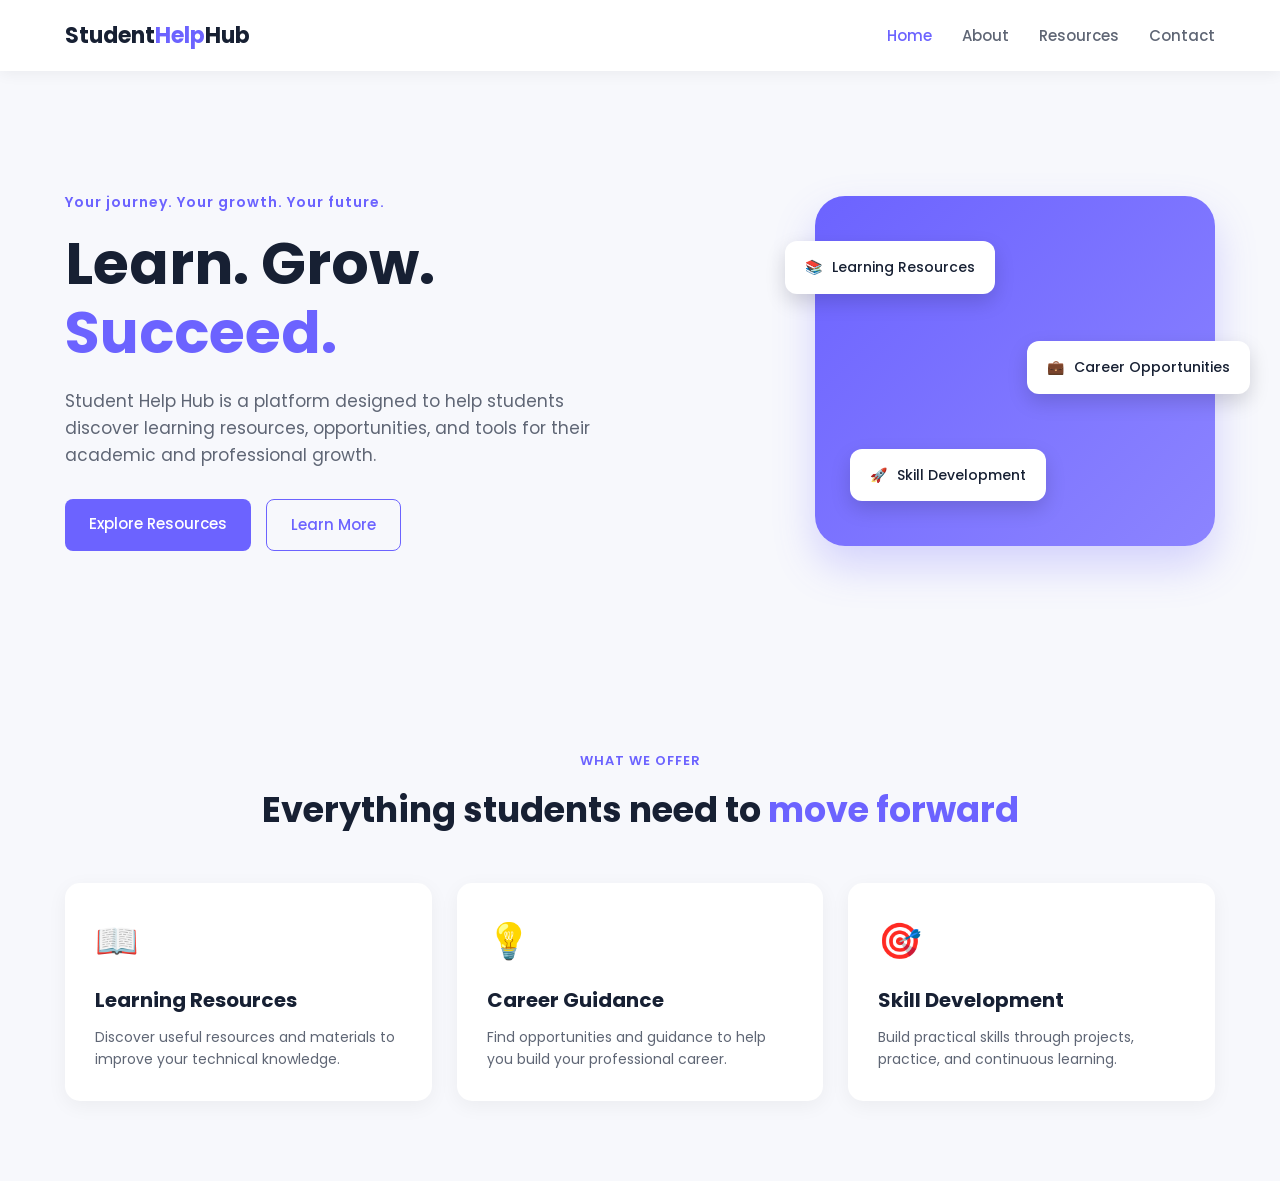
<file: index.html>
<!DOCTYPE html>
<html lang="en">

<head>

    <meta charset="UTF-8">

    <meta name="viewport" content="width=device-width, initial-scale=1.0">

    <title>Student Help Hub</title>

    <link rel="preconnect" href="https://fonts.googleapis.com">

    <link rel="preconnect" href="https://fonts.gstatic.com" crossorigin>

    <link href="https://fonts.googleapis.com/css2?family=Poppins:wght@300;400;500;600;700&display=swap"
        rel="stylesheet">

    <link rel="stylesheet" href="style.css">

</head>

<body>

    <header>

        <nav class="navbar">

            <div class="logo">
                Student<span>Help</span>Hub
            </div>

            <button class="menu-btn" id="menuBtn">
                ☰
            </button>

            <ul class="nav-links" id="navLinks">

                <li>
                    <a href="index.html" class="active">
                        Home
                    </a>
                </li>

                <li>
                    <a href="about.html">
                        About
                    </a>
                </li>

                <li>
                    <a href="services.html">
                        Resources
                    </a>
                </li>

                <li>
                    <a href="contact.html">
                        Contact
                    </a>
                </li>

            </ul>

        </nav>

    </header>

    <main>

        <section class="hero">

            <div class="hero-content">

                <p class="hero-tag">
                    Your journey. Your growth. Your future.
                </p>

                <h1>
                    Learn. Grow.
                    <span>Succeed.</span>
                </h1>

                <p>
                    Student Help Hub is a platform designed to help students
                    discover learning resources, opportunities, and tools
                    for their academic and professional growth.
                </p>

                <div class="hero-buttons">

                    <a href="services.html" class="primary-btn">
                        Explore Resources
                    </a>

                    <a href="about.html" class="secondary-btn">
                        Learn More
                    </a>

                </div>

            </div>

            <div class="hero-card">

                <div class="floating-card card-one">
                    📚
                    <span>Learning Resources</span>
                </div>

                <div class="floating-card card-two">
                    💼
                    <span>Career Opportunities</span>
                </div>

                <div class="floating-card card-three">
                    🚀
                    <span>Skill Development</span>
                </div>

            </div>

        </section>

        <section class="features-section">

            <div class="section-heading">

                <p>WHAT WE OFFER</p>

                <h2>
                    Everything students need to
                    <span>move forward</span>
                </h2>

            </div>

            <div class="feature-grid">

                <div class="feature-card">

                    <div class="feature-icon">
                        📖
                    </div>

                    <h3>
                        Learning Resources
                    </h3>

                    <p>
                        Discover useful resources and materials
                        to improve your technical knowledge.
                    </p>

                </div>

                <div class="feature-card">

                    <div class="feature-icon">
                        💡
                    </div>

                    <h3>
                        Career Guidance
                    </h3>

                    <p>
                        Find opportunities and guidance to help
                        you build your professional career.
                    </p>

                </div>

                <div class="feature-card">

                    <div class="feature-icon">
                        🎯
                    </div>

                    <h3>
                        Skill Development
                    </h3>

                    <p>
                        Build practical skills through projects,
                        practice, and continuous learning.
                    </p>

                </div>

            </div>

        </section>

    </main>


    <script src="script.js"></script>

</body>
</html>
</file>
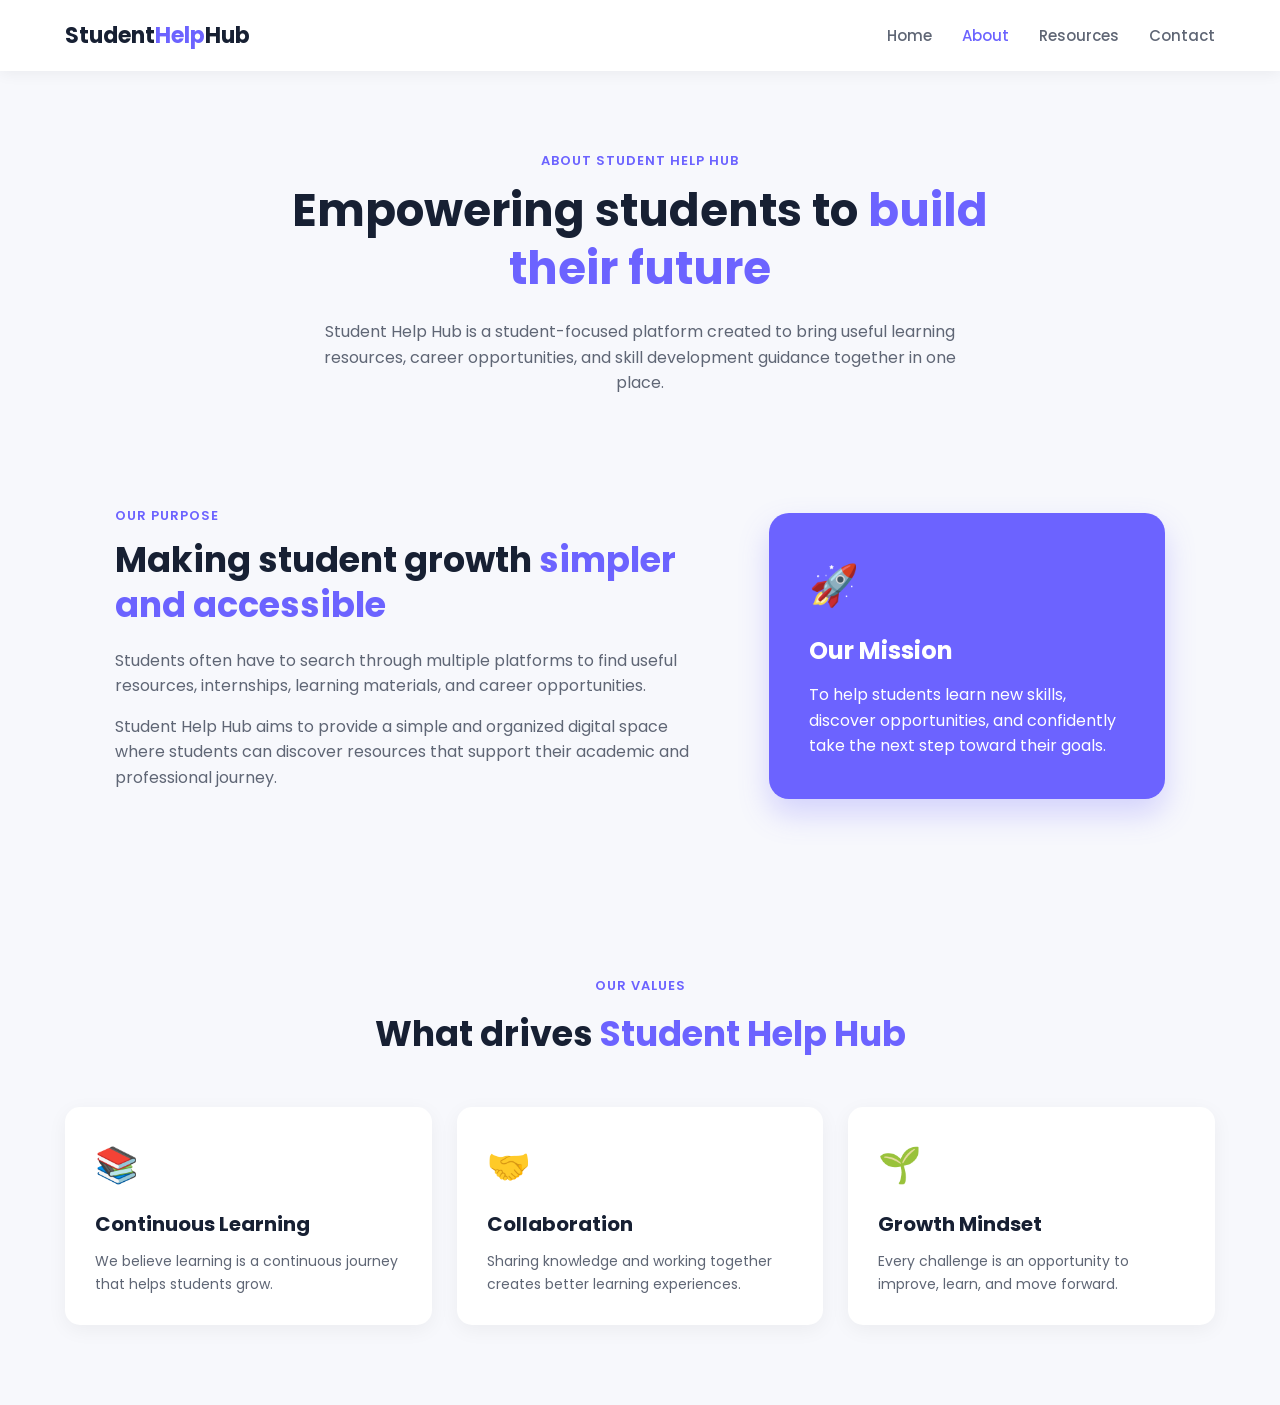
<file: about.html>
<!DOCTYPE html>
<html lang="en">

<head>
    <meta charset="UTF-8">

    <meta name="viewport" content="width=device-width, initial-scale=1.0">

    <title>About | Student Help Hub</title>

    <link rel="preconnect" href="https://fonts.googleapis.com">

    <link rel="preconnect" href="https://fonts.gstatic.com" crossorigin>

    <link href="https://fonts.googleapis.com/css2?family=Poppins:wght@300;400;500;600;700&display=swap"
        rel="stylesheet">

    <link rel="stylesheet" href="style.css">

</head>

<body>

    <header>

        <nav class="navbar">

            <div class="logo">
                Student<span>Help</span>Hub
            </div>

            <button class="menu-btn" id="menuBtn">
                ☰
            </button>

            <ul class="nav-links" id="navLinks">

                <li>
                    <a href="index.html">
                        Home
                    </a>
                </li>

                <li>
                    <a href="about.html" class="active">
                        About
                    </a>
                </li>

                <li>
                    <a href="services.html">
                        Resources
                    </a>
                </li>

                <li>
                    <a href="contact.html">
                        Contact
                    </a>
                </li>

            </ul>

        </nav>

    </header>

    <main>

        <section class="page-hero">

            <p>
                ABOUT STUDENT HELP HUB
            </p>

            <h1>
                Empowering students to
                <span>build their future</span>
            </h1>

            <p class="page-description">

                Student Help Hub is a student-focused platform created
                to bring useful learning resources, career opportunities,
                and skill development guidance together in one place.

            </p>

        </section>

        <section class="about-section">

            <div class="about-content">

                <p class="section-label">
                    OUR PURPOSE
                </p>

                <h2>
                    Making student growth
                    <span>simpler and accessible</span>
                </h2>

                <p>

                    Students often have to search through multiple platforms
                    to find useful resources, internships, learning materials,
                    and career opportunities.

                </p>

                <p>

                    Student Help Hub aims to provide a simple and organized
                    digital space where students can discover resources that
                    support their academic and professional journey.

                </p>

            </div>

            <div class="mission-card">

                <div class="mission-icon">
                    🚀
                </div>

                <h3>
                    Our Mission
                </h3>

                <p>

                    To help students learn new skills, discover opportunities,
                    and confidently take the next step toward their goals.

                </p>

            </div>

        </section>

        <section class="values-section">

            <div class="section-heading">

                <p>
                    OUR VALUES
                </p>

                <h2>
                    What drives
                    <span>Student Help Hub</span>
                </h2>

            </div>

            <div class="values-grid">

                <div class="value-card">

                    <div class="value-icon">
                        📚
                    </div>

                    <h3>
                        Continuous Learning
                    </h3>

                    <p>
                        We believe learning is a continuous journey
                        that helps students grow.
                    </p>

                </div>

                <div class="value-card">

                    <div class="value-icon">
                        🤝
                    </div>

                    <h3>
                        Collaboration
                    </h3>

                    <p>
                        Sharing knowledge and working together creates
                        better learning experiences.
                    </p>

                </div>

                <div class="value-card">

                    <div class="value-icon">
                        🌱
                    </div>

                    <h3>
                        Growth Mindset
                    </h3>

                    <p>
                        Every challenge is an opportunity to improve,
                        learn, and move forward.
                    </p>

                </div>

            </div>

        </section>

    </main>

    <script src="script.js"></script>

</body>

</html>
</file>
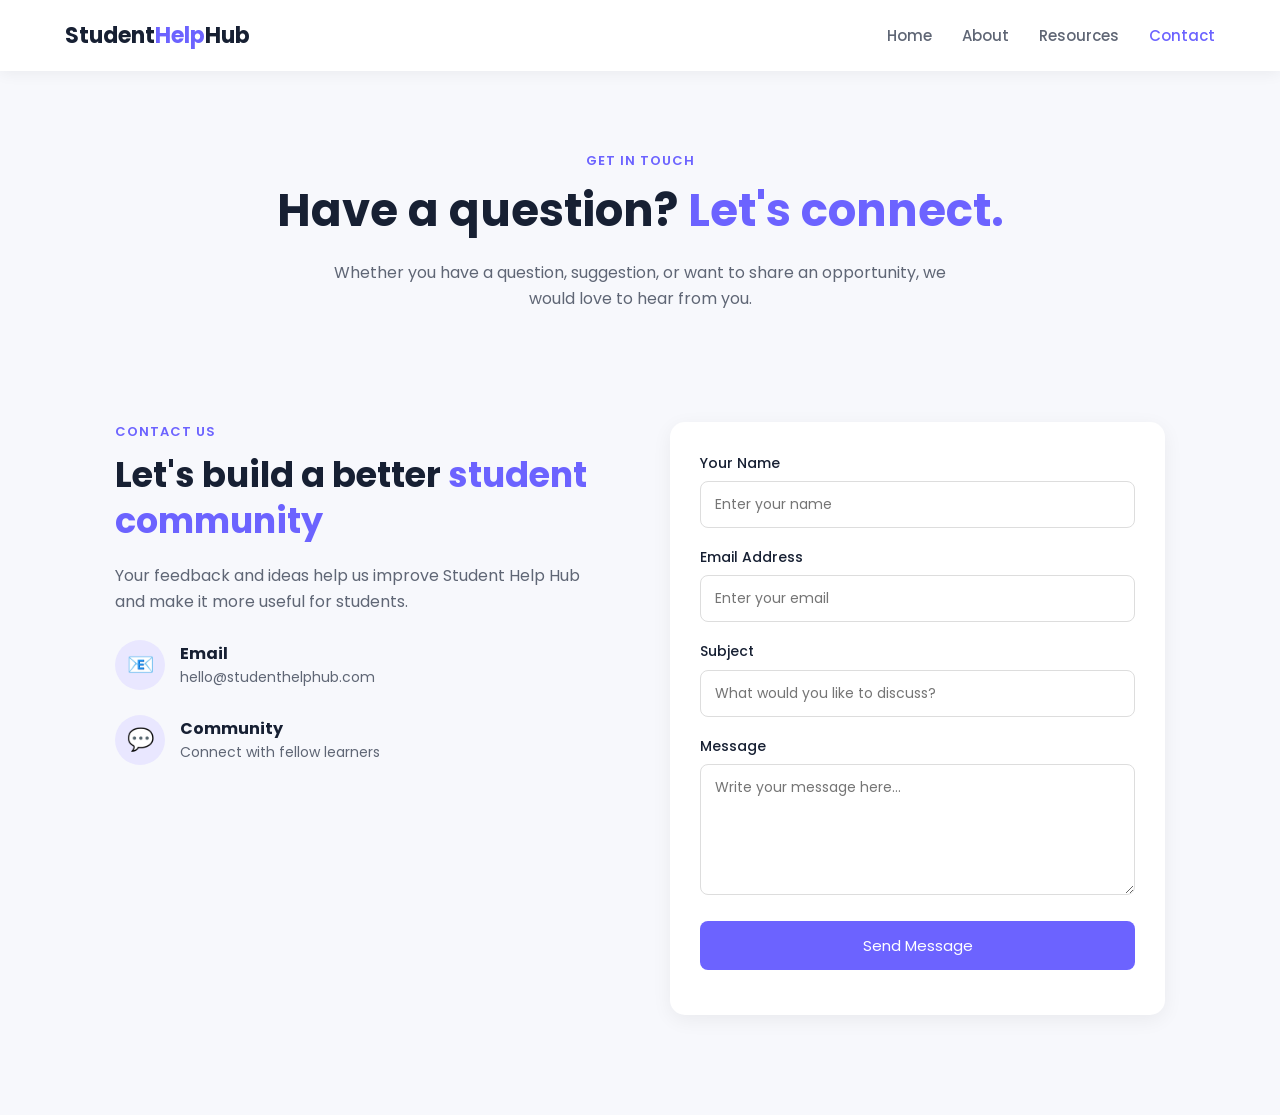
<file: contact.html>
<!DOCTYPE html>
<html lang="en">

<head>
    
    <meta charset="UTF-8">

    <meta name="viewport" content="width=device-width, initial-scale=1.0">

    <title>Contact | Student Help Hub</title>

    <link rel="preconnect" href="https://fonts.googleapis.com">

    <link rel="preconnect" href="https://fonts.gstatic.com" crossorigin>

    <link href="https://fonts.googleapis.com/css2?family=Poppins:wght@300;400;500;600;700&display=swap"
        rel="stylesheet">

    <link rel="stylesheet" href="style.css">

</head>

<body>

    <header>

        <nav class="navbar">

            <div class="logo">
                Student<span>Help</span>Hub
            </div>

            <button class="menu-btn" id="menuBtn">
                ☰
            </button>

            <ul class="nav-links" id="navLinks">

                <li>
                    <a href="index.html">
                        Home
                    </a>
                </li>

                <li>
                    <a href="about.html">
                        About
                    </a>
                </li>

                <li>
                    <a href="services.html">
                        Resources
                    </a>
                </li>

                <li>
                    <a href="contact.html" class="active">
                        Contact
                    </a>
                </li>

            </ul>

        </nav>

    </header>

    <main>

        <section class="page-hero">

            <p>
                GET IN TOUCH
            </p>

            <h1>
                Have a question?
                <span>Let's connect.</span>
            </h1>

            <p class="page-description">

                Whether you have a question, suggestion, or want to
                share an opportunity, we would love to hear from you.

            </p>

        </section>

        <section class="contact-section">

            <div class="contact-info">

                <p class="section-label">
                    CONTACT US
                </p>

                <h2>
                    Let's build a better
                    <span>student community</span>
                </h2>

                <p>

                    Your feedback and ideas help us improve Student Help Hub
                    and make it more useful for students.

                </p>

                <div class="contact-detail">

                    <div class="contact-icon">
                        📧
                    </div>

                    <div>

                        <h3>
                            Email
                        </h3>

                        <p>
                            hello@studenthelphub.com
                        </p>

                    </div>

                </div>

                <div class="contact-detail">

                    <div class="contact-icon">
                        💬
                    </div>

                    <div>

                        <h3>
                            Community
                        </h3>

                        <p>
                            Connect with fellow learners
                        </p>

                    </div>

                </div>

            </div>

            <div class="contact-form-container">

                <form id="contactForm">

                    <div class="form-group">

                        <label for="name">
                            Your Name
                        </label>

                        <input
                            type="text"
                            id="name"
                            placeholder="Enter your name"
                            required>

                    </div>

                    <div class="form-group">

                        <label for="email">
                            Email Address
                        </label>

                        <input
                            type="email"
                            id="email"
                            placeholder="Enter your email"
                            required>

                    </div>

                    <div class="form-group">

                        <label for="subject">
                            Subject
                        </label>

                        <input
                            type="text"
                            id="subject"
                            placeholder="What would you like to discuss?"
                            required>

                    </div>

                    <div class="form-group">

                        <label for="message">
                            Message
                        </label>

                        <textarea
                            id="message"
                            rows="5"
                            placeholder="Write your message here..."
                            required></textarea>

                    </div>

                    <button
                        type="submit"
                        class="submit-btn">

                        Send Message

                    </button>

                    <p id="formMessage"></p>

                </form>

            </div>

        </section>

    </main>


    <script src="script.js"></script>

</body>

</html>
</file>
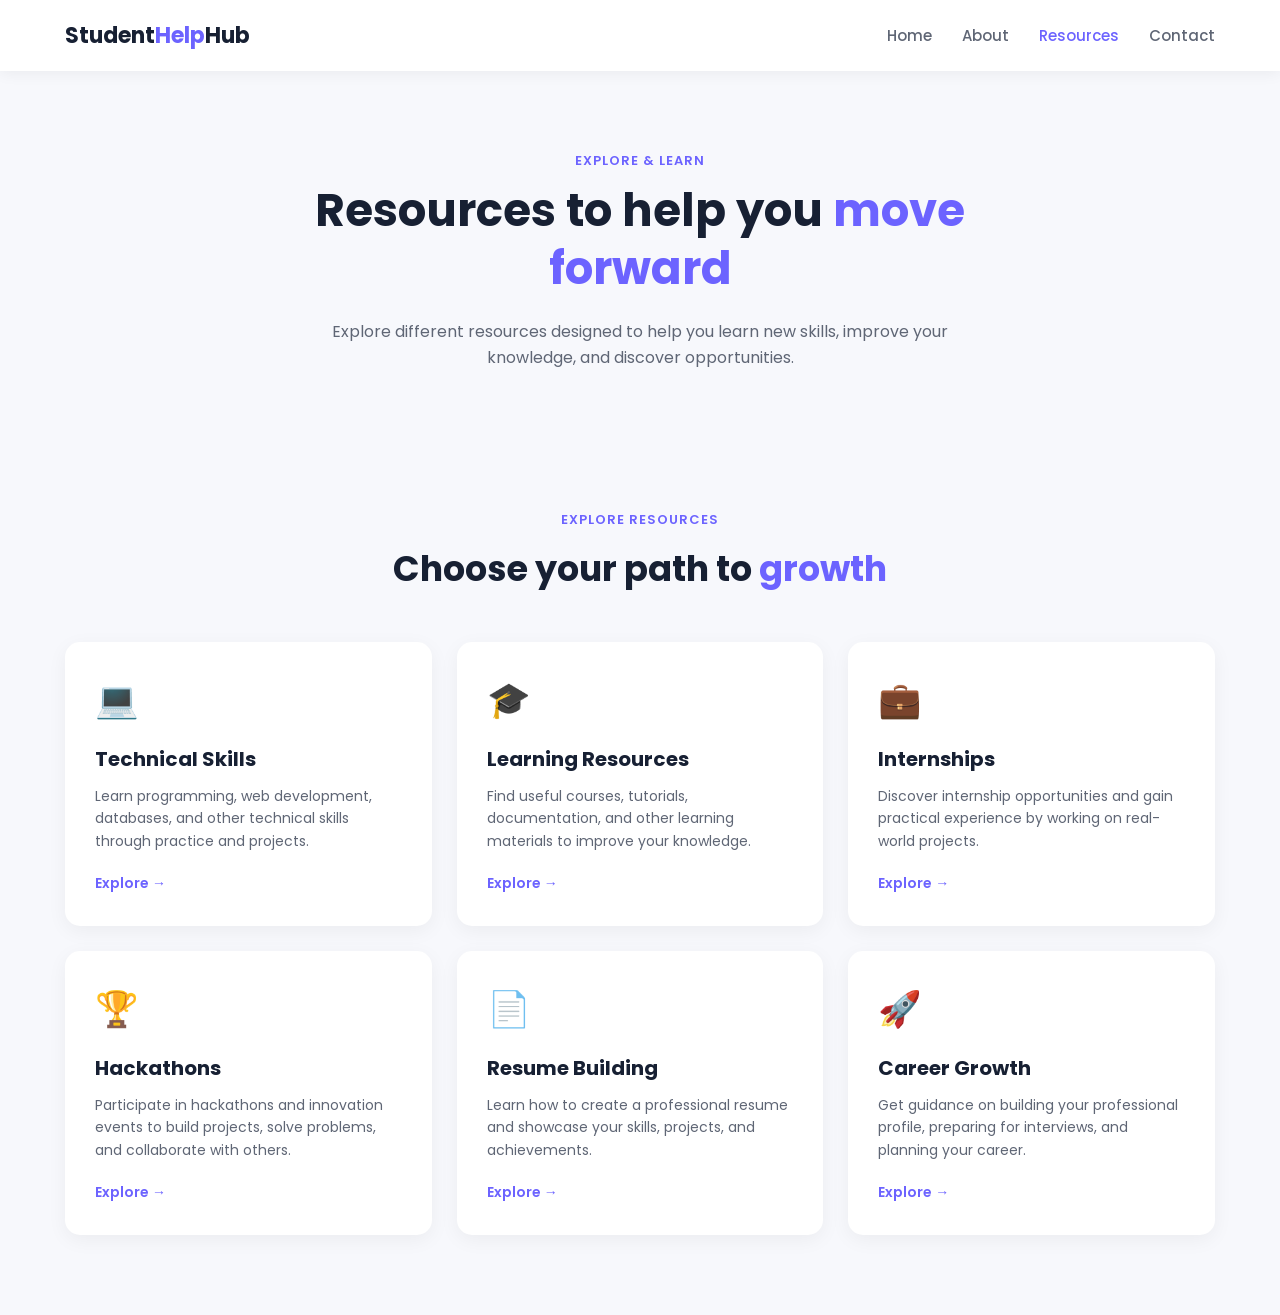
<file: services.html>
<!DOCTYPE html>
<html lang="en">

<head>

    <meta charset="UTF-8">

    <meta name="viewport" content="width=device-width, initial-scale=1.0">

    <title>Resources | Student Help Hub</title>

    <link rel="preconnect" href="https://fonts.googleapis.com">

    
    <link rel="preconnect" href="https://fonts.gstatic.com" crossorigin>

    <link href="https://fonts.googleapis.com/css2?family=Poppins:wght@300;400;500;600;700&display=swap"
        rel="stylesheet">

    <link rel="stylesheet" href="style.css">

</head>

<body>

    <header>

        <nav class="navbar">

            <div class="logo">
                Student<span>Help</span>Hub
            </div>

            <button class="menu-btn" id="menuBtn">
                ☰
            </button>

            <ul class="nav-links" id="navLinks">

                <li>
                    <a href="index.html">
                        Home
                    </a>
                </li>

                <li>
                    <a href="about.html">
                        About
                    </a>
                </li>

                <li>
                    <a href="services.html" class="active">
                        Resources
                    </a>
                </li>

                <li>
                    <a href="contact.html">
                        Contact
                    </a>
                </li>

            </ul>

        </nav>

    </header>

    <main>

        <section class="page-hero">

            <p>
                EXPLORE & LEARN
            </p>

            <h1>
                Resources to help you
                <span>move forward</span>
            </h1>

            <p class="page-description">

                Explore different resources designed to help you
                learn new skills, improve your knowledge, and discover
                opportunities.

            </p>

        </section>

        <section class="resources-section">

            <div class="section-heading">

                <p>
                    EXPLORE RESOURCES
                </p>

                <h2>
                    Choose your path to
                    <span>growth</span>
                </h2>

            </div>

            <div class="resources-grid">

                <div class="resource-card">

                    <div class="resource-icon">
                        💻
                    </div>

                    <h3>
                        Technical Skills
                    </h3>

                    <p>

                        Learn programming, web development, databases,
                        and other technical skills through practice
                        and projects.

                    </p>

                    <a href="#" class="resource-link">
                        Explore →
                    </a>

                </div>

                <div class="resource-card">

                    <div class="resource-icon">
                        🎓
                    </div>

                    <h3>
                        Learning Resources
                    </h3>

                    <p>

                        Find useful courses, tutorials, documentation,
                        and other learning materials to improve your
                        knowledge.

                    </p>

                    <a href="#" class="resource-link">
                        Explore →
                    </a>

                </div>

                <div class="resource-card">

                    <div class="resource-icon">
                        💼
                    </div>

                    <h3>
                        Internships
                    </h3>

                    <p>

                        Discover internship opportunities and gain
                        practical experience by working on real-world
                        projects.

                    </p>

                    <a href="#" class="resource-link">
                        Explore →
                    </a>

                </div>

                <div class="resource-card">

                    <div class="resource-icon">
                        🏆
                    </div>

                    <h3>
                        Hackathons
                    </h3>

                    <p>

                        Participate in hackathons and innovation events
                        to build projects, solve problems, and collaborate
                        with others.

                    </p>

                    <a href="#" class="resource-link">
                        Explore →
                    </a>

                </div>

                <div class="resource-card">

                    <div class="resource-icon">
                        📄
                    </div>

                    <h3>
                        Resume Building
                    </h3>

                    <p>

                        Learn how to create a professional resume and
                        showcase your skills, projects, and achievements.

                    </p>

                    <a href="#" class="resource-link">
                        Explore →
                    </a>

                </div>

                <div class="resource-card">

                    <div class="resource-icon">
                        🚀
                    </div>

                    <h3>
                        Career Growth
                    </h3>

                    <p>

                        Get guidance on building your professional profile,
                        preparing for interviews, and planning your career.

                    </p>

                    <a href="#" class="resource-link">
                        Explore →
                    </a>

                </div>

            </div>

        </section>

    </main>

    <script src="script.js"></script>

</body>

</html>
</file>
<file: style.css>
* {
    margin: 0;
    padding: 0;
    box-sizing: border-box;
    font-family: "Poppins", sans-serif;
}

:root {
    --primary: #6c63ff;
    --secondary: #00bfa6;
    --dark: #172033;
    --text: #5f6675;
    --light-bg: #f7f8fc;
    --white: #ffffff;
}

body {
    background: var(--light-bg);
    color: var(--dark);
    line-height: 1.6;
}

/* ---------------- NAVBAR ---------------- */

header {
    background: var(--white);
    box-shadow: 0 2px 15px rgba(0, 0, 0, 0.06);
    position: sticky;
    top: 0;
    z-index: 1000;
}

.navbar {
    max-width: 1200px;
    margin: auto;
    padding: 18px 25px;

    display: flex;
    justify-content: space-between;
    align-items: center;
}

.logo {
    font-size: 22px;
    font-weight: 700;
    color: var(--dark);
}

.logo span {
    color: var(--primary);
}

.nav-links {
    display: flex;
    gap: 30px;
    list-style: none;
}

.nav-links a {
    text-decoration: none;
    color: var(--text);
    font-size: 15px;
    font-weight: 500;
    transition: 0.3s;
}

.nav-links a:hover,
.nav-links a.active {
    color: var(--primary);
}

.menu-btn {
    display: none;

    border: none;
    background: transparent;

    font-size: 25px;
    cursor: pointer;
}

/* ---------------- HERO SECTION ---------------- */

.hero {
    max-width: 1200px;
    min-height: 600px;

    margin: auto;
    padding: 80px 25px;

    display: flex;
    align-items: center;
    justify-content: space-between;
    gap: 50px;
}

.hero-content {
    max-width: 600px;
}

.hero-tag {
    color: var(--primary);
    font-size: 14px;
    font-weight: 600;
    letter-spacing: 1px;
    margin-bottom: 15px;
}

.hero h1 {
    font-size: 58px;
    line-height: 1.2;
    margin-bottom: 20px;
}

.hero h1 span,
.page-hero h1 span,
.section-heading span,
.about-content h2 span,
.contact-info h2 span {
    color: var(--primary);
}

.hero-content > p:not(.hero-tag) {
    color: var(--text);
    font-size: 17px;
    max-width: 550px;
}

.hero-buttons {
    display: flex;
    gap: 15px;
    margin-top: 30px;
}

.primary-btn,
.secondary-btn {
    padding: 13px 24px;
    border-radius: 8px;
    text-decoration: none;
    font-size: 15px;
    font-weight: 500;
    transition: 0.3s;
}

.primary-btn {
    background: var(--primary);
    color: white;
}

.primary-btn:hover {
    transform: translateY(-3px);
}

.secondary-btn {
    border: 1px solid var(--primary);
    color: var(--primary);
}

.secondary-btn:hover {
    background: var(--primary);
    color: white;
}

/* ---------------- HERO VISUAL ---------------- */

.hero-card {
    width: 400px;
    height: 350px;

    background: linear-gradient(135deg, #6c63ff, #8c84ff);

    border-radius: 30px;

    position: relative;

    box-shadow: 0 20px 40px rgba(108, 99, 255, 0.25);
}

.floating-card {
    position: absolute;

    background: white;

    padding: 15px 20px;

    border-radius: 12px;

    box-shadow: 0 8px 20px rgba(0, 0, 0, 0.15);

    display: flex;
    align-items: center;
    gap: 10px;

    font-size: 14px;
    font-weight: 500;
}

.card-one {
    top: 45px;
    left: -30px;
}

.card-two {
    top: 145px;
    right: -35px;
}

.card-three {
    bottom: 45px;
    left: 35px;
}

/* ---------------- SECTION HEADINGS ---------------- */

.features-section,
.values-section,
.resources-section {
    max-width: 1200px;
    margin: auto;
    padding: 80px 25px;
}

.section-heading {
    text-align: center;
    margin-bottom: 45px;
}

.section-heading > p,
.section-label,
.page-hero > p:first-child {
    color: var(--primary);
    font-size: 13px;
    font-weight: 600;
    letter-spacing: 1px;
    margin-bottom: 10px;
}

.section-heading h2 {
    font-size: 35px;
}

/* ---------------- FEATURE CARDS ---------------- */

.feature-grid,
.values-grid {
    display: grid;
    grid-template-columns: repeat(3, 1fr);
    gap: 25px;
}

.feature-card,
.value-card,
.resource-card {
    background: white;
    padding: 30px;
    border-radius: 15px;

    box-shadow: 0 5px 20px rgba(0, 0, 0, 0.05);

    transition: 0.3s;
}

.feature-card:hover,
.value-card:hover,
.resource-card:hover {
    transform: translateY(-8px);
    box-shadow: 0 12px 25px rgba(0, 0, 0, 0.1);
}

.feature-icon,
.value-icon,
.resource-icon {
    font-size: 35px;
    margin-bottom: 15px;
}

.feature-card h3,
.value-card h3,
.resource-card h3 {
    margin-bottom: 10px;
    font-size: 20px;
}

.feature-card p,
.value-card p,
.resource-card p {
    color: var(--text);
    font-size: 14px;
}

/* ---------------- PAGE HERO ---------------- */

.page-hero {
    text-align: center;
    max-width: 800px;

    margin: auto;
    padding: 80px 25px 60px;
}

.page-hero h1 {
    font-size: 45px;
    line-height: 1.3;
    margin-bottom: 20px;
}

.page-description {
    color: var(--text);
    max-width: 650px;
    margin: auto;
}

/* ---------------- ABOUT SECTION ---------------- */

.about-section {
    max-width: 1100px;
    margin: auto;

    padding: 50px 25px 90px;

    display: grid;
    grid-template-columns: 1.2fr 0.8fr;

    gap: 60px;
    align-items: center;
}

.about-content h2,
.contact-info h2 {
    font-size: 35px;
    line-height: 1.3;
    margin-bottom: 20px;
}

.about-content > p:not(.section-label),
.contact-info > p:not(.section-label) {
    color: var(--text);
    margin-bottom: 15px;
}

.mission-card {
    background: var(--primary);
    color: white;

    padding: 40px;
    border-radius: 20px;

    box-shadow: 0 15px 30px rgba(108, 99, 255, 0.25);
}

.mission-icon {
    font-size: 40px;
    margin-bottom: 15px;
}

.mission-card h3 {
    font-size: 24px;
    margin-bottom: 12px;
}

/* ---------------- RESOURCES ---------------- */

.resources-grid {
    display: grid;
    grid-template-columns: repeat(3, 1fr);
    gap: 25px;
}

.resource-link {
    display: inline-block;
    margin-top: 20px;

    color: var(--primary);

    text-decoration: none;
    font-weight: 600;
    font-size: 14px;
}

/* ---------------- CONTACT ---------------- */

.contact-section {
    max-width: 1100px;
    margin: auto;

    padding: 50px 25px 100px;

    display: grid;
    grid-template-columns: 1fr 1fr;

    gap: 60px;
}

.contact-detail {
    display: flex;
    align-items: center;
    gap: 15px;

    margin-top: 25px;
}

.contact-icon {
    width: 50px;
    height: 50px;

    border-radius: 50%;

    background: #e9e7ff;

    display: flex;
    justify-content: center;
    align-items: center;

    font-size: 22px;
}

.contact-detail h3 {
    font-size: 16px;
}

.contact-detail p {
    color: var(--text);
    font-size: 14px;
}

.contact-form-container {
    background: white;

    padding: 30px;

    border-radius: 15px;

    box-shadow: 0 5px 20px rgba(0, 0, 0, 0.06);
}

.form-group {
    margin-bottom: 18px;
}

.form-group label {
    display: block;

    font-size: 14px;
    font-weight: 500;

    margin-bottom: 7px;
}

.form-group input,
.form-group textarea {
    width: 100%;

    padding: 12px 14px;

    border: 1px solid #ddd;

    border-radius: 8px;

    font-size: 14px;

    outline: none;

    resize: vertical;
}

.form-group input:focus,
.form-group textarea:focus {
    border-color: var(--primary);
}

.submit-btn {
    width: 100%;

    padding: 13px;

    border: none;

    border-radius: 8px;

    background: var(--primary);

    color: white;

    font-size: 15px;

    cursor: pointer;

    transition: 0.3s;
}

.submit-btn:hover {
    background: #574fd6;
}

#formMessage {
    text-align: center;
    margin-top: 15px;
    color: var(--secondary);
    font-size: 14px;
}

/* ---------------- FOOTER ---------------- */

footer {
    background: var(--dark);

    color: #c8ccd5;

    text-align: center;

    padding: 25px;

    font-size: 13px;
}

/* ---------------- RESPONSIVE DESIGN ---------------- */

@media (max-width: 800px) {

    .menu-btn {
        display: block;
    }

    .nav-links {
        display: none;

        position: absolute;

        top: 70px;
        left: 0;

        width: 100%;

        background: white;

        flex-direction: column;

        gap: 0;

        box-shadow: 0 5px 15px rgba(0, 0, 0, 0.1);
    }

    .nav-links.show {
        display: flex;
    }

    .nav-links li {
        text-align: center;
        padding: 15px;
    }

    .hero {
        flex-direction: column;
        text-align: center;
        padding-top: 60px;
    }

    .hero h1 {
        font-size: 42px;
    }

    .hero-buttons {
        justify-content: center;
    }

    .hero-card {
        width: 90%;
        max-width: 400px;
    }

    .feature-grid,
    .values-grid,
    .resources-grid {
        grid-template-columns: 1fr 1fr;
    }

    .about-section,
    .contact-section {
        grid-template-columns: 1fr;
    }

}

@media (max-width: 550px) {

    .hero h1 {
        font-size: 35px;
    }

    .hero-card {
        height: 280px;
    }

    .floating-card {
        font-size: 12px;
        padding: 10px;
    }

    .card-one {
        left: -10px;
    }

    .card-two {
        right: -10px;
    }

    .feature-grid,
    .values-grid,
    .resources-grid {
        grid-template-columns: 1fr;
    }

    .page-hero h1 {
        font-size: 34px;
    }

    .hero-buttons {
        flex-direction: column;
    }

    .primary-btn,
    .secondary-btn {
        display: block;
    }

}
</file>
